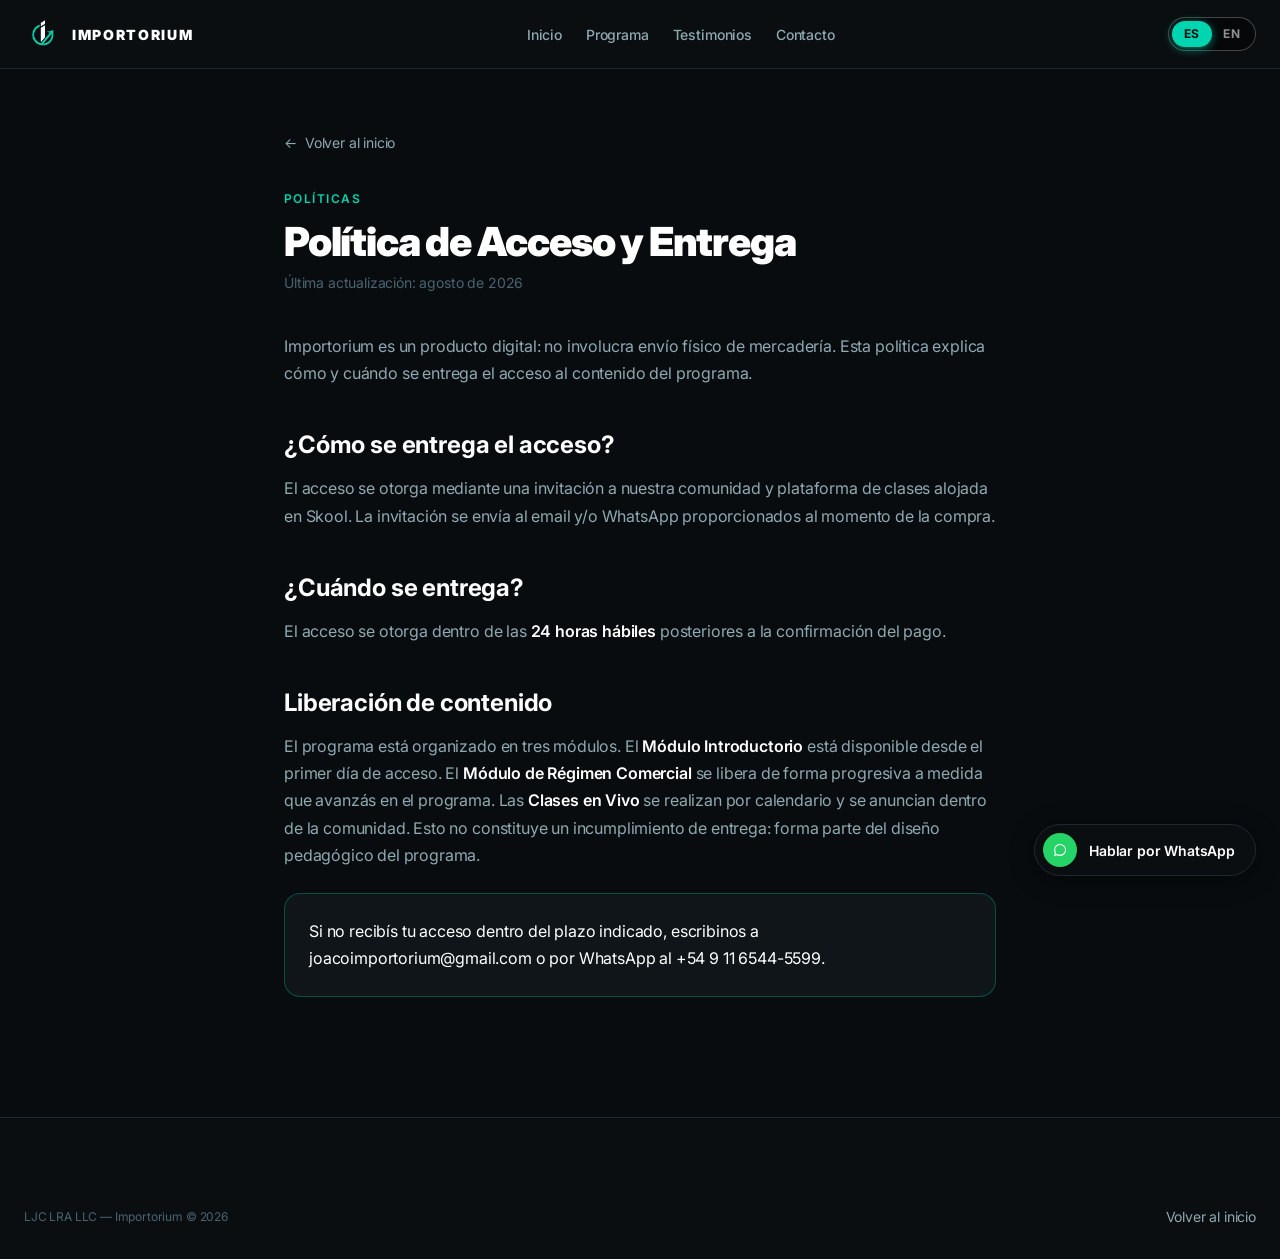
<file: politica-acceso-entrega.html>
<!DOCTYPE html>
<html lang="es">
<head>
  <meta charset="UTF-8">
  <meta name="viewport" content="width=device-width, initial-scale=1.0">
  <meta name="description" content="Política de Acceso y Entrega de Importorium." data-i18n-attr="content:meta.description.acceso">
  <title data-i18n="meta.title.acceso">Política de Acceso y Entrega | Importorium</title>

  <link rel="preconnect" href="https://fonts.googleapis.com">
  <link rel="preconnect" href="https://fonts.gstatic.com" crossorigin>
  <link href="https://fonts.googleapis.com/css2?family=Inter:wght@300;400;500;600;700;800;900&display=swap" rel="stylesheet">

  <link rel="stylesheet" href="css/reset.css">
  <link rel="stylesheet" href="css/tokens.css">
  <link rel="stylesheet" href="css/base.css">
  <link rel="stylesheet" href="css/navbar.css?v=2">
  <link rel="stylesheet" href="css/legal.css">
  <link rel="stylesheet" href="css/footer.css">
  <link rel="stylesheet" href="css/utilities.css">
  <link rel="stylesheet" href="css/whatsapp-float.css">

  <link rel="icon" type="image/png" href="assets/logo.png">
</head>
<body>

  <header class="navbar" id="navbar">
    <div class="container navbar__inner">
      <a href="index.html#inicio" class="navbar__logo">
        <img src="assets/logo.png" alt="Importorium Logo" class="navbar__logo-img">
        <span class="navbar__logo-text">IMPORTORIUM</span>
      </a>
      <nav class="navbar__nav" aria-label="Navegación principal" data-i18n-attr="aria-label:common.nav_aria">
        <ul class="navbar__links">
          <li><a href="index.html#inicio" class="navbar__link" data-i18n="common.nav.inicio">Inicio</a></li>
          <li><a href="index.html#programa" class="navbar__link" data-i18n="common.nav.programa">Programa</a></li>
          <li><a href="index.html#resenas" class="navbar__link" data-i18n="common.nav.testimonios">Testimonios</a></li>
          <li><a href="index.html#contacto" class="navbar__link" data-i18n="common.nav.contacto">Contacto</a></li>
        </ul>
      </nav>
      <div class="navbar__actions">
        <div class="lang-switch" role="group" aria-label="Seleccionar idioma" data-i18n-attr="aria-label:common.lang_group_aria">
          <span class="lang-switch__thumb" aria-hidden="true"></span>
          <button type="button" class="lang-switch__btn" data-lang="es">ES</button>
          <button type="button" class="lang-switch__btn" data-lang="en">EN</button>
        </div>
        <button class="navbar__hamburger" aria-label="Abrir menú" aria-expanded="false" data-i18n-attr="aria-label:common.hamburger_aria">
          <span></span><span></span><span></span>
        </button>
      </div>
    </div>
  </header>

  <main class="legal">
    <div class="legal__container">
      <a href="index.html#inicio" class="legal__back">← <span data-i18n="legal.back">Volver al inicio</span></a>
      <span class="legal__eyebrow" data-i18n="legal.eyebrow_politicas">Políticas</span>
      <h1 class="legal__title" data-i18n="acceso.h1">Política de Acceso y Entrega</h1>
      <p class="legal__updated" data-i18n="legal.updated">Última actualización: agosto de 2026</p>

      <div class="legal__body">
        <p data-i18n="acceso.p_intro">
          Importorium es un producto digital: no involucra envío físico de mercadería.
          Esta política explica cómo y cuándo se entrega el acceso al contenido del programa.
        </p>

        <h2 data-i18n="acceso.h2_como">¿Cómo se entrega el acceso?</h2>
        <p data-i18n="acceso.p_como">
          El acceso se otorga mediante una invitación a nuestra comunidad y plataforma de
          clases alojada en Skool. La invitación se envía al email y/o WhatsApp
          proporcionados al momento de la compra.
        </p>

        <h2 data-i18n="acceso.h2_cuando">¿Cuándo se entrega?</h2>
        <p data-i18n="acceso.p_cuando">
          El acceso se otorga dentro de las <strong>24 horas hábiles</strong> posteriores
          a la confirmación del pago.
        </p>

        <h2 data-i18n="acceso.h2_liberacion">Liberación de contenido</h2>
        <p data-i18n="acceso.p_liberacion">
          El programa está organizado en tres módulos. El <strong>Módulo Introductorio</strong>
          está disponible desde el primer día de acceso. El <strong>Módulo de Régimen
          Comercial</strong> se libera de forma progresiva a medida que avanzás en el
          programa. Las <strong>Clases en Vivo</strong> se realizan por calendario y se
          anuncian dentro de la comunidad. Esto no constituye un incumplimiento de entrega:
          forma parte del diseño pedagógico del programa.
        </p>

        <div class="legal__callout">
          <p data-i18n="acceso.callout">
            Si no recibís tu acceso dentro del plazo indicado, escribinos a
            <a href="mailto:joacoimportorium@gmail.com" class="hero__link">joacoimportorium@gmail.com</a>
            o por WhatsApp al
            <a href="https://wa.me/5491165445599" target="_blank" rel="noopener" class="hero__link">+54 9 11 6544-5599</a>.
          </p>
        </div>
      </div>
    </div>
  </main>

  <footer class="footer">
    <div class="container">
      <div class="footer__bottom">
        <span class="footer__legal-name"><span data-i18n="common.footer.placeholder_razon">LJC LRA LLC</span><span data-i18n="common.footer.copyright"> — Importorium © 2026</span></span>
        <a href="index.html#inicio" class="footer__link" data-i18n="common.footer.back_home">Volver al inicio</a>
      </div>
    </div>
  </footer>

  <a
    href="https://wa.me/5491165445599?text=Hola!%20Estoy%20interesado%20en%20aprender%20a%20importar"
    target="_blank"
    rel="noopener"
    class="whatsapp-float"
    aria-label="Hablar por WhatsApp"
    data-i18n-attr="aria-label:common.whatsapp_float"
  >
    <span class="whatsapp-float__icon" aria-hidden="true">
      <svg width="18" height="18" viewBox="0 0 24 24" fill="none"><path d="M17.6 6.32A7.85 7.85 0 0 0 12.05 4a7.94 7.94 0 0 0-6.9 11.9L4 20l4.2-1.1a7.9 7.9 0 0 0 3.85 1h.01a7.94 7.94 0 0 0 5.54-13.58ZM12.06 18.4h-.01a6.57 6.57 0 0 1-3.36-.92l-.24-.14-2.5.65.67-2.44-.16-.25a6.6 6.6 0 1 1 12.24-3.5 6.55 6.55 0 0 1-6.64 6.6Z" fill="currentColor"/></svg>
    </span>
    <span class="whatsapp-float__label" data-i18n="common.whatsapp_float">Hablar por WhatsApp</span>
  </a>

  <script src="js/i18n.js"></script>
  <script src="js/main.js"></script>
</body>
</html>
</file>
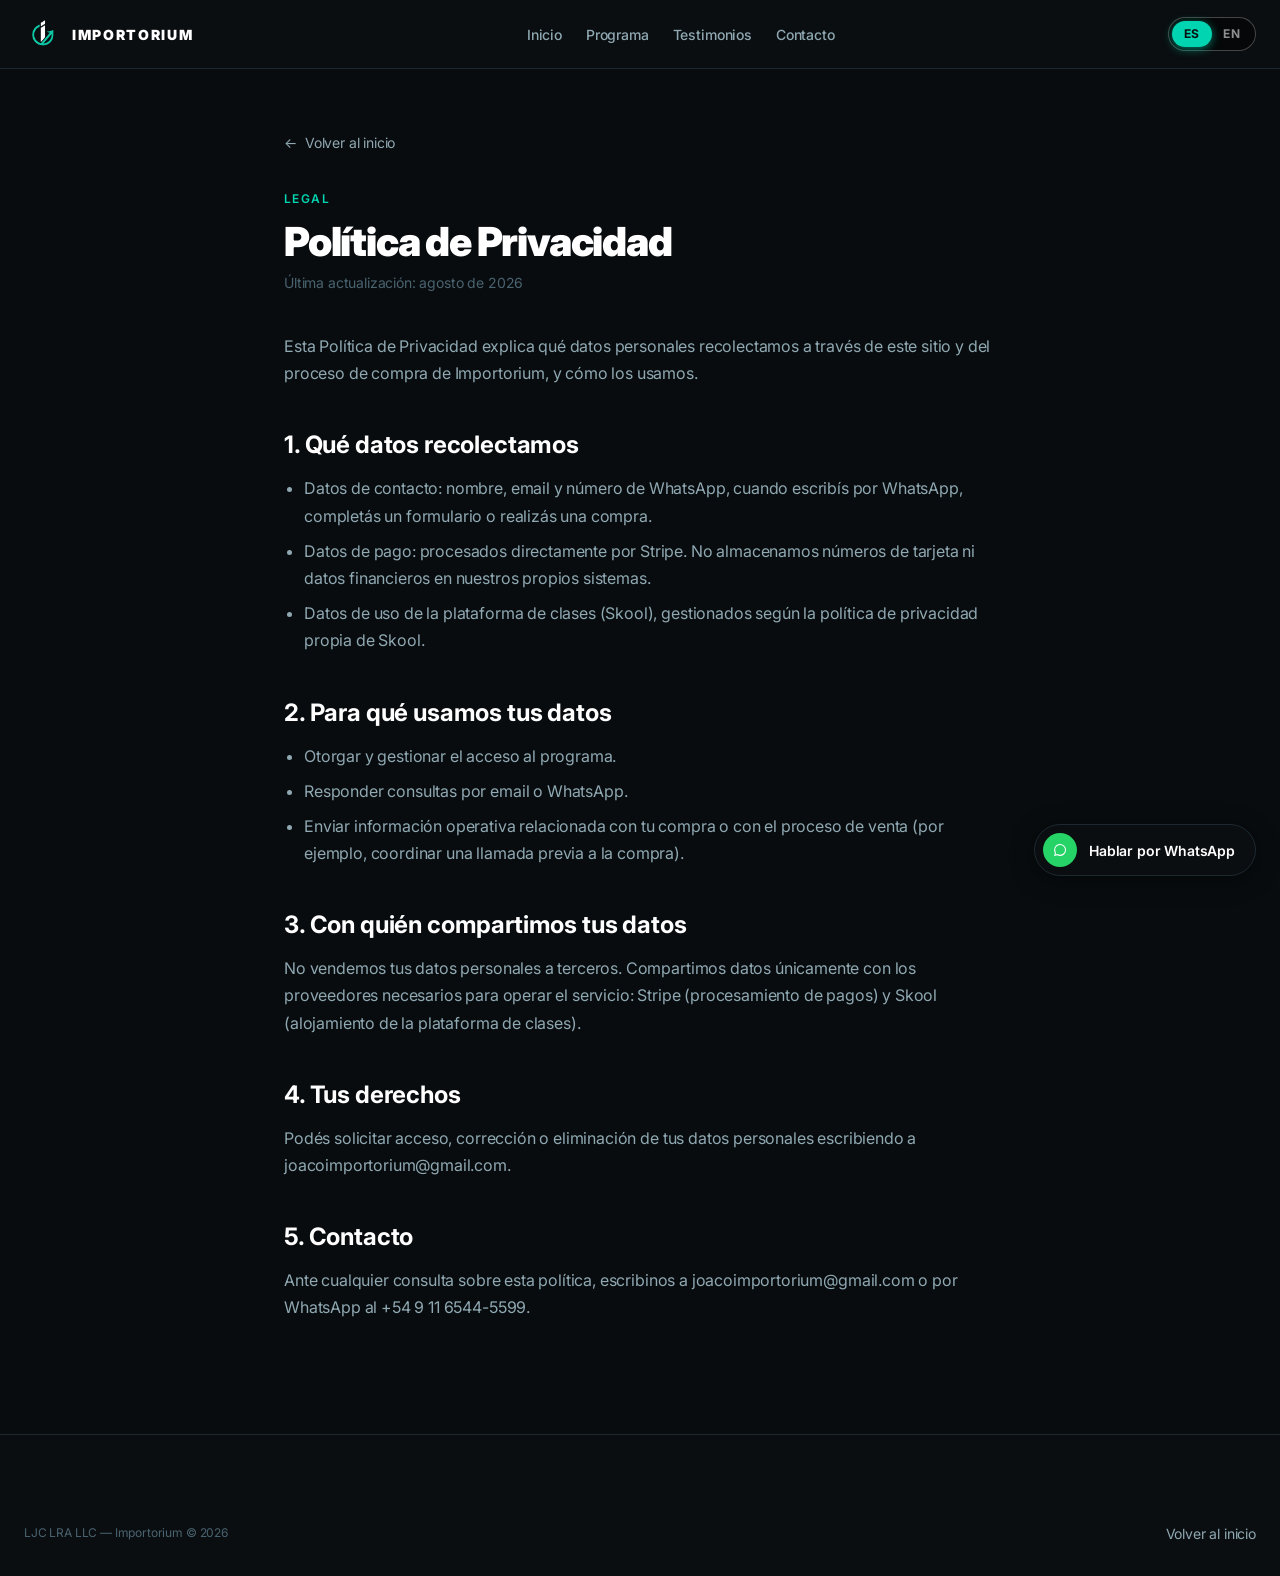
<file: politica-privacidad.html>
<!DOCTYPE html>
<html lang="es">
<head>
  <meta charset="UTF-8">
  <meta name="viewport" content="width=device-width, initial-scale=1.0">
  <meta name="description" content="Política de Privacidad de Importorium." data-i18n-attr="content:meta.description.privacidad">
  <title data-i18n="meta.title.privacidad">Política de Privacidad | Importorium</title>

  <link rel="preconnect" href="https://fonts.googleapis.com">
  <link rel="preconnect" href="https://fonts.gstatic.com" crossorigin>
  <link href="https://fonts.googleapis.com/css2?family=Inter:wght@300;400;500;600;700;800;900&display=swap" rel="stylesheet">

  <link rel="stylesheet" href="css/reset.css">
  <link rel="stylesheet" href="css/tokens.css">
  <link rel="stylesheet" href="css/base.css">
  <link rel="stylesheet" href="css/navbar.css?v=2">
  <link rel="stylesheet" href="css/legal.css">
  <link rel="stylesheet" href="css/footer.css">
  <link rel="stylesheet" href="css/utilities.css">
  <link rel="stylesheet" href="css/whatsapp-float.css">

  <link rel="icon" type="image/png" href="assets/logo.png">
</head>
<body>

  <header class="navbar" id="navbar">
    <div class="container navbar__inner">
      <a href="index.html#inicio" class="navbar__logo">
        <img src="assets/logo.png" alt="Importorium Logo" class="navbar__logo-img">
        <span class="navbar__logo-text">IMPORTORIUM</span>
      </a>
      <nav class="navbar__nav" aria-label="Navegación principal" data-i18n-attr="aria-label:common.nav_aria">
        <ul class="navbar__links">
          <li><a href="index.html#inicio" class="navbar__link" data-i18n="common.nav.inicio">Inicio</a></li>
          <li><a href="index.html#programa" class="navbar__link" data-i18n="common.nav.programa">Programa</a></li>
          <li><a href="index.html#resenas" class="navbar__link" data-i18n="common.nav.testimonios">Testimonios</a></li>
          <li><a href="index.html#contacto" class="navbar__link" data-i18n="common.nav.contacto">Contacto</a></li>
        </ul>
      </nav>
      <div class="navbar__actions">
        <div class="lang-switch" role="group" aria-label="Seleccionar idioma" data-i18n-attr="aria-label:common.lang_group_aria">
          <span class="lang-switch__thumb" aria-hidden="true"></span>
          <button type="button" class="lang-switch__btn" data-lang="es">ES</button>
          <button type="button" class="lang-switch__btn" data-lang="en">EN</button>
        </div>
        <button class="navbar__hamburger" aria-label="Abrir menú" aria-expanded="false" data-i18n-attr="aria-label:common.hamburger_aria">
          <span></span><span></span><span></span>
        </button>
      </div>
    </div>
  </header>

  <main class="legal">
    <div class="legal__container">
      <a href="index.html#inicio" class="legal__back">← <span data-i18n="legal.back">Volver al inicio</span></a>
      <span class="legal__eyebrow" data-i18n="legal.eyebrow_legal">Legal</span>
      <h1 class="legal__title" data-i18n="privacidad.h1">Política de Privacidad</h1>
      <p class="legal__updated" data-i18n="legal.updated">Última actualización: agosto de 2026</p>

      <div class="legal__body">
        <p data-i18n="privacidad.intro">
          Esta Política de Privacidad explica qué datos personales recolectamos a través
          de este sitio y del proceso de compra de Importorium, y cómo los usamos.
        </p>

        <h2 data-i18n="privacidad.h2_1">1. Qué datos recolectamos</h2>
        <ul>
          <li data-i18n="privacidad.li1_1">Datos de contacto: nombre, email y número de WhatsApp, cuando escribís por
            WhatsApp, completás un formulario o realizás una compra.</li>
          <li data-i18n="privacidad.li1_2">Datos de pago: procesados directamente por Stripe. No almacenamos números
            de tarjeta ni datos financieros en nuestros propios sistemas.</li>
          <li data-i18n="privacidad.li1_3">Datos de uso de la plataforma de clases (Skool), gestionados según la
            política de privacidad propia de Skool.</li>
        </ul>

        <h2 data-i18n="privacidad.h2_2">2. Para qué usamos tus datos</h2>
        <ul>
          <li data-i18n="privacidad.li2_1">Otorgar y gestionar el acceso al programa.</li>
          <li data-i18n="privacidad.li2_2">Responder consultas por email o WhatsApp.</li>
          <li data-i18n="privacidad.li2_3">Enviar información operativa relacionada con tu compra o con el proceso de
            venta (por ejemplo, coordinar una llamada previa a la compra).</li>
        </ul>

        <h2 data-i18n="privacidad.h2_3">3. Con quién compartimos tus datos</h2>
        <p data-i18n="privacidad.p3">
          No vendemos tus datos personales a terceros. Compartimos datos únicamente con
          los proveedores necesarios para operar el servicio: Stripe (procesamiento de
          pagos) y Skool (alojamiento de la plataforma de clases).
        </p>

        <h2 data-i18n="privacidad.h2_4">4. Tus derechos</h2>
        <p data-i18n="privacidad.p4">
          Podés solicitar acceso, corrección o eliminación de tus datos personales
          escribiendo a
          <a href="mailto:joacoimportorium@gmail.com" class="hero__link">joacoimportorium@gmail.com</a>.
        </p>

        <h2 data-i18n="privacidad.h2_5">5. Contacto</h2>
        <p data-i18n="privacidad.p5">
          Ante cualquier consulta sobre esta política, escribinos a
          <a href="mailto:joacoimportorium@gmail.com" class="hero__link">joacoimportorium@gmail.com</a>
          o por WhatsApp al
          <a href="https://wa.me/5491165445599" target="_blank" rel="noopener" class="hero__link">+54 9 11 6544-5599</a>.
        </p>
      </div>
    </div>
  </main>

  <footer class="footer">
    <div class="container">
      <div class="footer__bottom">
        <span class="footer__legal-name"><span data-i18n="common.footer.placeholder_razon">LJC LRA LLC</span><span data-i18n="common.footer.copyright"> — Importorium © 2026</span></span>
        <a href="index.html#inicio" class="footer__link" data-i18n="common.footer.back_home">Volver al inicio</a>
      </div>
    </div>
  </footer>

  <a
    href="https://wa.me/5491165445599?text=Hola!%20Estoy%20interesado%20en%20aprender%20a%20importar"
    target="_blank"
    rel="noopener"
    class="whatsapp-float"
    aria-label="Hablar por WhatsApp"
    data-i18n-attr="aria-label:common.whatsapp_float"
  >
    <span class="whatsapp-float__icon" aria-hidden="true">
      <svg width="18" height="18" viewBox="0 0 24 24" fill="none"><path d="M17.6 6.32A7.85 7.85 0 0 0 12.05 4a7.94 7.94 0 0 0-6.9 11.9L4 20l4.2-1.1a7.9 7.9 0 0 0 3.85 1h.01a7.94 7.94 0 0 0 5.54-13.58ZM12.06 18.4h-.01a6.57 6.57 0 0 1-3.36-.92l-.24-.14-2.5.65.67-2.44-.16-.25a6.6 6.6 0 1 1 12.24-3.5 6.55 6.55 0 0 1-6.64 6.6Z" fill="currentColor"/></svg>
    </span>
    <span class="whatsapp-float__label" data-i18n="common.whatsapp_float">Hablar por WhatsApp</span>
  </a>

  <script src="js/i18n.js"></script>
  <script src="js/main.js"></script>
</body>
</html>
</file>
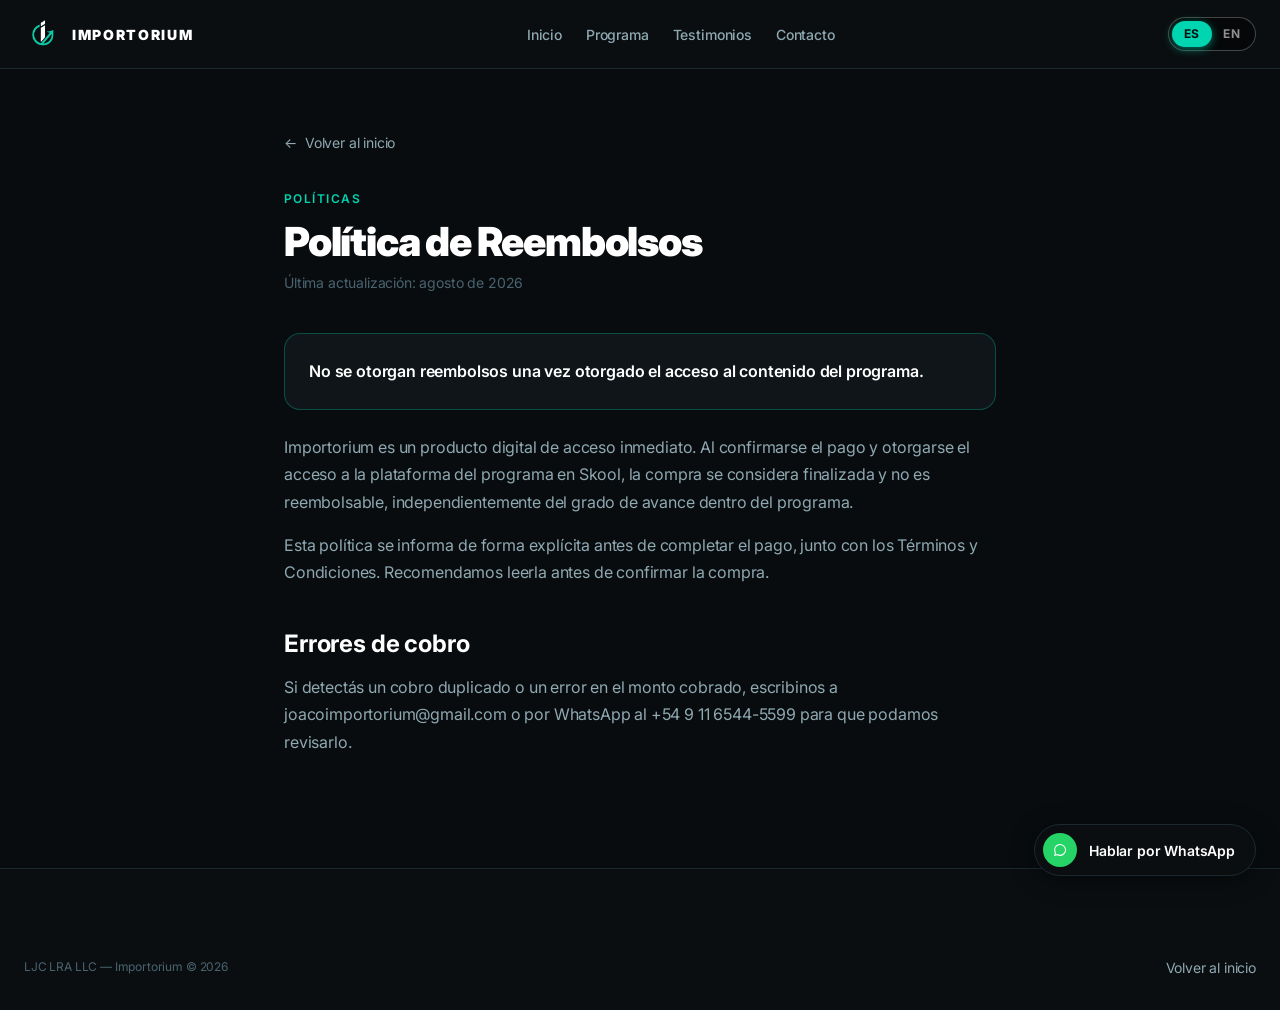
<file: politica-reembolsos.html>
<!DOCTYPE html>
<html lang="es">
<head>
  <meta charset="UTF-8">
  <meta name="viewport" content="width=device-width, initial-scale=1.0">
  <meta name="description" content="Política de Reembolsos de Importorium." data-i18n-attr="content:meta.description.reembolsos">
  <title data-i18n="meta.title.reembolsos">Política de Reembolsos | Importorium</title>

  <link rel="preconnect" href="https://fonts.googleapis.com">
  <link rel="preconnect" href="https://fonts.gstatic.com" crossorigin>
  <link href="https://fonts.googleapis.com/css2?family=Inter:wght@300;400;500;600;700;800;900&display=swap" rel="stylesheet">

  <link rel="stylesheet" href="css/reset.css">
  <link rel="stylesheet" href="css/tokens.css">
  <link rel="stylesheet" href="css/base.css">
  <link rel="stylesheet" href="css/navbar.css?v=2">
  <link rel="stylesheet" href="css/legal.css">
  <link rel="stylesheet" href="css/footer.css">
  <link rel="stylesheet" href="css/utilities.css">
  <link rel="stylesheet" href="css/whatsapp-float.css">

  <link rel="icon" type="image/png" href="assets/logo.png">
</head>
<body>

  <header class="navbar" id="navbar">
    <div class="container navbar__inner">
      <a href="index.html#inicio" class="navbar__logo">
        <img src="assets/logo.png" alt="Importorium Logo" class="navbar__logo-img">
        <span class="navbar__logo-text">IMPORTORIUM</span>
      </a>
      <nav class="navbar__nav" aria-label="Navegación principal" data-i18n-attr="aria-label:common.nav_aria">
        <ul class="navbar__links">
          <li><a href="index.html#inicio" class="navbar__link" data-i18n="common.nav.inicio">Inicio</a></li>
          <li><a href="index.html#programa" class="navbar__link" data-i18n="common.nav.programa">Programa</a></li>
          <li><a href="index.html#resenas" class="navbar__link" data-i18n="common.nav.testimonios">Testimonios</a></li>
          <li><a href="index.html#contacto" class="navbar__link" data-i18n="common.nav.contacto">Contacto</a></li>
        </ul>
      </nav>
      <div class="navbar__actions">
        <div class="lang-switch" role="group" aria-label="Seleccionar idioma" data-i18n-attr="aria-label:common.lang_group_aria">
          <span class="lang-switch__thumb" aria-hidden="true"></span>
          <button type="button" class="lang-switch__btn" data-lang="es">ES</button>
          <button type="button" class="lang-switch__btn" data-lang="en">EN</button>
        </div>
        <button class="navbar__hamburger" aria-label="Abrir menú" aria-expanded="false" data-i18n-attr="aria-label:common.hamburger_aria">
          <span></span><span></span><span></span>
        </button>
      </div>
    </div>
  </header>

  <main class="legal">
    <div class="legal__container">
      <a href="index.html#inicio" class="legal__back">← <span data-i18n="legal.back">Volver al inicio</span></a>
      <span class="legal__eyebrow" data-i18n="legal.eyebrow_politicas">Políticas</span>
      <h1 class="legal__title" data-i18n="reembolsos.h1">Política de Reembolsos</h1>
      <p class="legal__updated" data-i18n="legal.updated">Última actualización: agosto de 2026</p>

      <div class="legal__body">
        <div class="legal__callout">
          <p>
            <strong data-i18n="reembolsos.callout">No se otorgan reembolsos una vez otorgado el acceso al contenido
            del programa.</strong>
          </p>
        </div>

        <p data-i18n="reembolsos.p1">
          Importorium es un producto digital de acceso inmediato. Al confirmarse el pago
          y otorgarse el acceso a la plataforma del programa en Skool, la compra se considera
          finalizada y no es reembolsable, independientemente del grado de avance dentro
          del programa.
        </p>

        <p data-i18n="reembolsos.p2">
          Esta política se informa de forma explícita antes de completar el pago, junto
          con los <a href="terminos-y-condiciones.html" class="hero__link">Términos y Condiciones</a>.
          Recomendamos leerla antes de confirmar la compra.
        </p>

        <h2 data-i18n="reembolsos.h2_errores">Errores de cobro</h2>
        <p data-i18n="reembolsos.p_errores">
          Si detectás un cobro duplicado o un error en el monto cobrado, escribinos a
          <a href="mailto:joacoimportorium@gmail.com" class="hero__link">joacoimportorium@gmail.com</a>
          o por WhatsApp al
          <a href="https://wa.me/5491165445599" target="_blank" rel="noopener" class="hero__link">+54 9 11 6544-5599</a>
          para que podamos revisarlo.
        </p>
      </div>
    </div>
  </main>

  <footer class="footer">
    <div class="container">
      <div class="footer__bottom">
        <span class="footer__legal-name"><span data-i18n="common.footer.placeholder_razon">LJC LRA LLC</span><span data-i18n="common.footer.copyright"> — Importorium © 2026</span></span>
        <a href="index.html#inicio" class="footer__link" data-i18n="common.footer.back_home">Volver al inicio</a>
      </div>
    </div>
  </footer>

  <a
    href="https://wa.me/5491165445599?text=Hola!%20Estoy%20interesado%20en%20aprender%20a%20importar"
    target="_blank"
    rel="noopener"
    class="whatsapp-float"
    aria-label="Hablar por WhatsApp"
    data-i18n-attr="aria-label:common.whatsapp_float"
  >
    <span class="whatsapp-float__icon" aria-hidden="true">
      <svg width="18" height="18" viewBox="0 0 24 24" fill="none"><path d="M17.6 6.32A7.85 7.85 0 0 0 12.05 4a7.94 7.94 0 0 0-6.9 11.9L4 20l4.2-1.1a7.9 7.9 0 0 0 3.85 1h.01a7.94 7.94 0 0 0 5.54-13.58ZM12.06 18.4h-.01a6.57 6.57 0 0 1-3.36-.92l-.24-.14-2.5.65.67-2.44-.16-.25a6.6 6.6 0 1 1 12.24-3.5 6.55 6.55 0 0 1-6.64 6.6Z" fill="currentColor"/></svg>
    </span>
    <span class="whatsapp-float__label" data-i18n="common.whatsapp_float">Hablar por WhatsApp</span>
  </a>

  <script src="js/i18n.js"></script>
  <script src="js/main.js"></script>
</body>
</html>
</file>
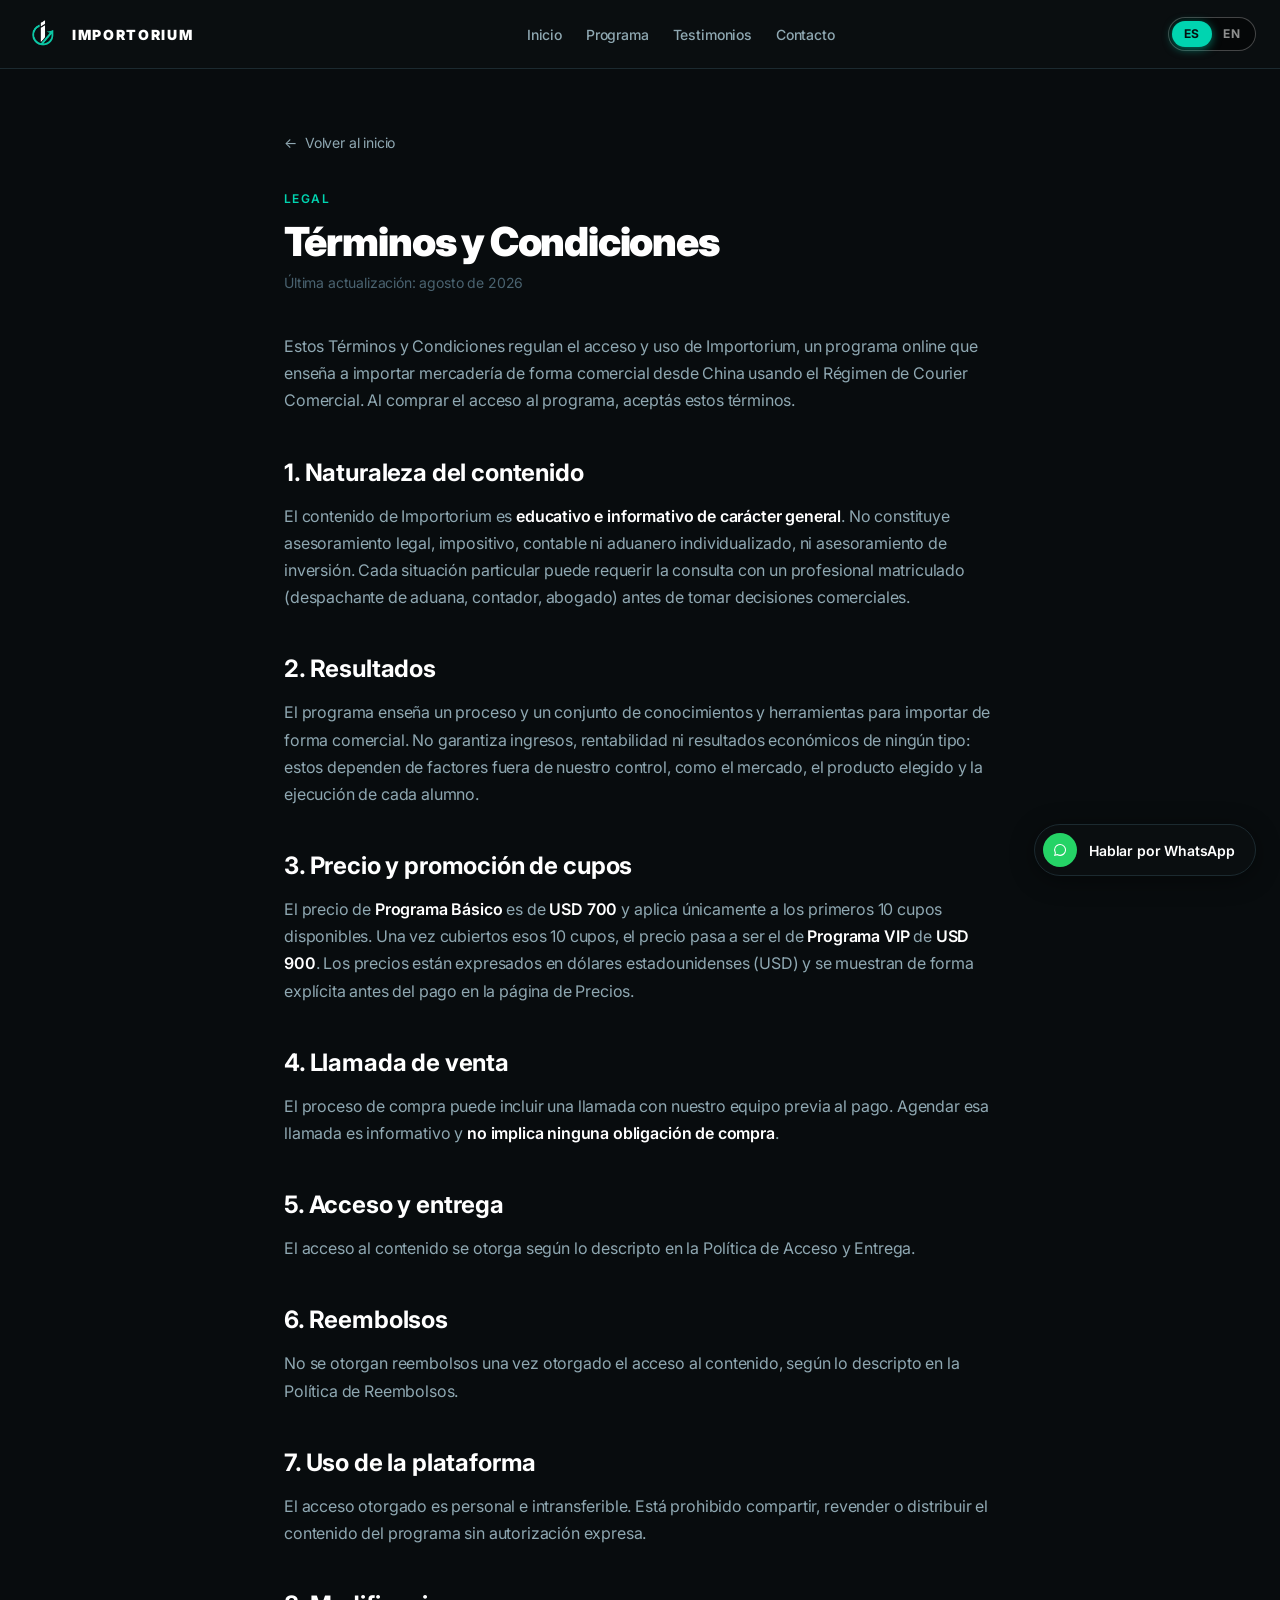
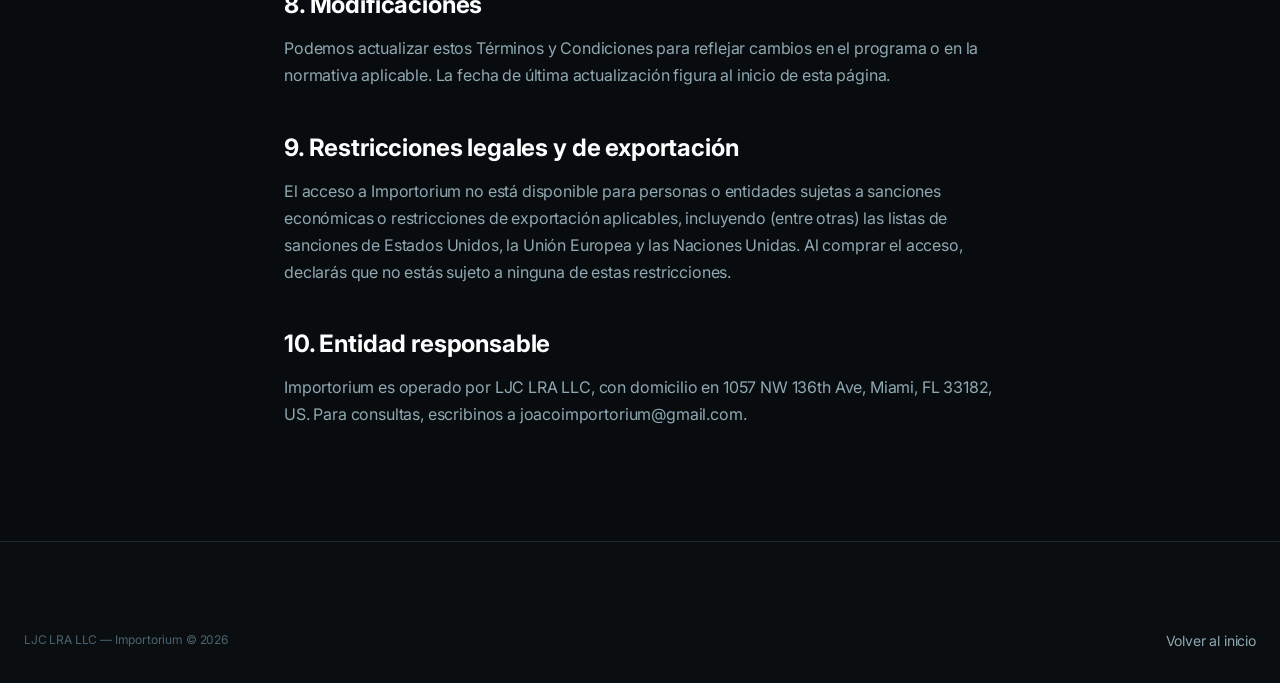
<file: terminos-y-condiciones.html>
<!DOCTYPE html>
<html lang="es">
<head>
  <meta charset="UTF-8">
  <meta name="viewport" content="width=device-width, initial-scale=1.0">
  <meta name="description" content="Términos y Condiciones de Importorium." data-i18n-attr="content:meta.description.terminos">
  <title data-i18n="meta.title.terminos">Términos y Condiciones | Importorium</title>

  <link rel="preconnect" href="https://fonts.googleapis.com">
  <link rel="preconnect" href="https://fonts.gstatic.com" crossorigin>
  <link href="https://fonts.googleapis.com/css2?family=Inter:wght@300;400;500;600;700;800;900&display=swap" rel="stylesheet">

  <link rel="stylesheet" href="css/reset.css">
  <link rel="stylesheet" href="css/tokens.css">
  <link rel="stylesheet" href="css/base.css">
  <link rel="stylesheet" href="css/navbar.css?v=2">
  <link rel="stylesheet" href="css/legal.css">
  <link rel="stylesheet" href="css/footer.css">
  <link rel="stylesheet" href="css/utilities.css">
  <link rel="stylesheet" href="css/whatsapp-float.css">

  <link rel="icon" type="image/png" href="assets/logo.png">
</head>
<body>

  <header class="navbar" id="navbar">
    <div class="container navbar__inner">
      <a href="index.html#inicio" class="navbar__logo">
        <img src="assets/logo.png" alt="Importorium Logo" class="navbar__logo-img">
        <span class="navbar__logo-text">IMPORTORIUM</span>
      </a>
      <nav class="navbar__nav" aria-label="Navegación principal" data-i18n-attr="aria-label:common.nav_aria">
        <ul class="navbar__links">
          <li><a href="index.html#inicio" class="navbar__link" data-i18n="common.nav.inicio">Inicio</a></li>
          <li><a href="index.html#programa" class="navbar__link" data-i18n="common.nav.programa">Programa</a></li>
          <li><a href="index.html#resenas" class="navbar__link" data-i18n="common.nav.testimonios">Testimonios</a></li>
          <li><a href="index.html#contacto" class="navbar__link" data-i18n="common.nav.contacto">Contacto</a></li>
        </ul>
      </nav>
      <div class="navbar__actions">
        <div class="lang-switch" role="group" aria-label="Seleccionar idioma" data-i18n-attr="aria-label:common.lang_group_aria">
          <span class="lang-switch__thumb" aria-hidden="true"></span>
          <button type="button" class="lang-switch__btn" data-lang="es">ES</button>
          <button type="button" class="lang-switch__btn" data-lang="en">EN</button>
        </div>
        <button class="navbar__hamburger" aria-label="Abrir menú" aria-expanded="false" data-i18n-attr="aria-label:common.hamburger_aria">
          <span></span><span></span><span></span>
        </button>
      </div>
    </div>
  </header>

  <main class="legal">
    <div class="legal__container">
      <a href="index.html#inicio" class="legal__back">← <span data-i18n="legal.back">Volver al inicio</span></a>
      <span class="legal__eyebrow" data-i18n="legal.eyebrow_legal">Legal</span>
      <h1 class="legal__title" data-i18n="terminos.h1">Términos y Condiciones</h1>
      <p class="legal__updated" data-i18n="legal.updated">Última actualización: agosto de 2026</p>

      <div class="legal__body">
        <p data-i18n="terminos.intro">
          Estos Términos y Condiciones regulan el acceso y uso de Importorium, un programa
          online que enseña a importar mercadería de forma comercial desde China usando
          el Régimen de Courier Comercial. Al comprar el acceso al programa, aceptás estos
          términos.
        </p>

        <h2 data-i18n="terminos.h2_1">1. Naturaleza del contenido</h2>
        <p data-i18n="terminos.p1">
          El contenido de Importorium es <strong>educativo e informativo de carácter
          general</strong>. No constituye asesoramiento legal, impositivo, contable ni
          aduanero individualizado, ni asesoramiento de inversión. Cada situación
          particular puede requerir la consulta con un profesional matriculado
          (despachante de aduana, contador, abogado) antes de tomar decisiones
          comerciales.
        </p>

        <h2 data-i18n="terminos.h2_2">2. Resultados</h2>
        <p data-i18n="terminos.p2">
          El programa enseña un proceso y un conjunto de conocimientos y herramientas para
          importar de forma comercial. No garantiza ingresos, rentabilidad ni resultados
          económicos de ningún tipo: estos dependen de factores fuera de nuestro control,
          como el mercado, el producto elegido y la ejecución de cada alumno.
        </p>

        <h2 data-i18n="terminos.h2_3">3. Precio y promoción de cupos</h2>
        <p data-i18n="terminos.p3">
          El precio de <strong>Programa Básico</strong> es de <strong>USD 700</strong> y
          aplica únicamente a los primeros 10 cupos disponibles. Una vez cubiertos esos 10
          cupos, el precio pasa a ser el de <strong>Programa VIP</strong> de <strong>USD 900</strong>.
          Los precios están expresados en
          dólares estadounidenses (USD) y se muestran de forma explícita antes del pago
          en la página de <a href="index.html#precios" class="hero__link">Precios</a>.
        </p>

        <h2 data-i18n="terminos.h2_4">4. Llamada de venta</h2>
        <p data-i18n="terminos.p4">
          El proceso de compra puede incluir una llamada con nuestro equipo previa al
          pago. Agendar esa llamada es informativo y <strong>no implica ninguna
          obligación de compra</strong>.
        </p>

        <h2 data-i18n="terminos.h2_5">5. Acceso y entrega</h2>
        <p data-i18n="terminos.p5">
          El acceso al contenido se otorga según lo descripto en la
          <a href="politica-acceso-entrega.html" class="hero__link">Política de Acceso y Entrega</a>.
        </p>

        <h2 data-i18n="terminos.h2_6">6. Reembolsos</h2>
        <p data-i18n="terminos.p6">
          No se otorgan reembolsos una vez otorgado el acceso al contenido, según lo
          descripto en la <a href="politica-reembolsos.html" class="hero__link">Política de Reembolsos</a>.
        </p>

        <h2 data-i18n="terminos.h2_7">7. Uso de la plataforma</h2>
        <p data-i18n="terminos.p7">
          El acceso otorgado es personal e intransferible. Está prohibido compartir,
          revender o distribuir el contenido del programa sin autorización expresa.
        </p>

        <h2 data-i18n="terminos.h2_8">8. Modificaciones</h2>
        <p data-i18n="terminos.p8">
          Podemos actualizar estos Términos y Condiciones para reflejar cambios en el
          programa o en la normativa aplicable. La fecha de última actualización figura al
          inicio de esta página.
        </p>

        <h2 data-i18n="terminos.h2_9">9. Restricciones legales y de exportación</h2>
        <p data-i18n="terminos.p9">
          El acceso a Importorium no está disponible para personas o entidades sujetas a
          sanciones económicas o restricciones de exportación aplicables, incluyendo
          (entre otras) las listas de sanciones de Estados Unidos, la Unión Europea y las
          Naciones Unidas. Al comprar el acceso, declarás que no estás sujeto a ninguna de
          estas restricciones.
        </p>

        <h2 data-i18n="terminos.h2_10">10. Entidad responsable</h2>
        <p>
          <span data-i18n="terminos.p10_pre">Importorium es operado por</span>
          <span data-i18n="terminos.p10_razon">LJC LRA LLC</span>,
          <span data-i18n="terminos.p10_mid">con domicilio en</span>
          <span data-i18n="terminos.p10_dir">1057 NW 136th Ave, Miami, FL 33182, US</span>.
          <span data-i18n="terminos.p10_post">Para consultas, escribinos a
          <a href="mailto:joacoimportorium@gmail.com" class="hero__link">joacoimportorium@gmail.com</a>.</span>
        </p>
      </div>
    </div>
  </main>

  <footer class="footer">
    <div class="container">
      <div class="footer__bottom">
        <span class="footer__legal-name"><span data-i18n="common.footer.placeholder_razon">LJC LRA LLC</span><span data-i18n="common.footer.copyright"> — Importorium © 2026</span></span>
        <a href="index.html#inicio" class="footer__link" data-i18n="common.footer.back_home">Volver al inicio</a>
      </div>
    </div>
  </footer>

  <a
    href="https://wa.me/5491165445599?text=Hola!%20Estoy%20interesado%20en%20aprender%20a%20importar"
    target="_blank"
    rel="noopener"
    class="whatsapp-float"
    aria-label="Hablar por WhatsApp"
    data-i18n-attr="aria-label:common.whatsapp_float"
  >
    <span class="whatsapp-float__icon" aria-hidden="true">
      <svg width="18" height="18" viewBox="0 0 24 24" fill="none"><path d="M17.6 6.32A7.85 7.85 0 0 0 12.05 4a7.94 7.94 0 0 0-6.9 11.9L4 20l4.2-1.1a7.9 7.9 0 0 0 3.85 1h.01a7.94 7.94 0 0 0 5.54-13.58ZM12.06 18.4h-.01a6.57 6.57 0 0 1-3.36-.92l-.24-.14-2.5.65.67-2.44-.16-.25a6.6 6.6 0 1 1 12.24-3.5 6.55 6.55 0 0 1-6.64 6.6Z" fill="currentColor"/></svg>
    </span>
    <span class="whatsapp-float__label" data-i18n="common.whatsapp_float">Hablar por WhatsApp</span>
  </a>

  <script src="js/i18n.js"></script>
  <script src="js/main.js"></script>
</body>
</html>
</file>
<file: css/tokens.css>
:root {
  /* Backgrounds */
  --color-bg-base:       #080C0E;
  --color-bg-card:       #0F1518;
  --color-bg-card-alt:   #131A1E;
  --color-bg-nav:        #0A0E10;

  /* Brand / Accent */
  --color-accent:        #00D4B0;
  --color-accent-hover:  #00BFA0;
  --color-accent-glow:   rgba(0, 212, 176, 0.15);

  /* Texto */
  --color-text-primary:  #FFFFFF;
  --color-text-secondary:#8FA8B2;
  --color-text-muted:    #4A6370;

  /* Bordes */
  --color-border:        #1C2A30;
  --color-border-accent: rgba(0, 212, 176, 0.3);

  /* Estados */
  --color-star:          #00D4B0;

  /* Gradientes */
  --gradient-hero-overlay: linear-gradient(
    to right,
    rgba(8, 12, 14, 1) 0%,
    rgba(8, 12, 14, 0.85) 40%,
    rgba(8, 12, 14, 0) 70%
  );
  --gradient-glow-teal: radial-gradient(
    ellipse at center,
    rgba(0, 212, 176, 0.12) 0%,
    transparent 70%
  );

  /* Typography */
  --font-family-base: 'Inter', -apple-system, BlinkMacSystemFont, sans-serif;

  --text-xs:    0.75rem;
  --text-sm:    0.875rem;
  --text-base:  1rem;
  --text-md:    1.125rem;
  --text-lg:    1.25rem;
  --text-xl:    1.5rem;
  --text-2xl:   2rem;
  --text-3xl:   2.5rem;
  --text-4xl:   3rem;
  --text-5xl:   3.75rem;
  --text-hero:  4.25rem;

  --font-regular:    400;
  --font-medium:     500;
  --font-semibold:   600;
  --font-bold:       700;
  --font-extrabold:  800;
  --font-black:      900;

  --lh-tight:   1.1;
  --lh-snug:    1.25;
  --lh-normal:  1.5;
  --lh-relaxed: 1.7;

  --ls-tight:   -0.03em;
  --ls-normal:  -0.01em;
  --ls-wide:    0.05em;
  --ls-widest:  0.12em;

  /* Spacing (8px system) */
  --space-1:   0.25rem;
  --space-2:   0.5rem;
  --space-3:   0.75rem;
  --space-4:   1rem;
  --space-5:   1.25rem;
  --space-6:   1.5rem;
  --space-8:   2rem;
  --space-10:  2.5rem;
  --space-12:  3rem;
  --space-16:  4rem;
  --space-20:  5rem;
  --space-24:  6rem;

  /* Border radius */
  --radius-sm:   6px;
  --radius-md:   10px;
  --radius-lg:   16px;
  --radius-xl:   24px;
  --radius-full: 9999px;

  /* Shadows */
  --shadow-card: 0 4px 24px rgba(0, 0, 0, 0.4);
  --shadow-accent: 0 0 24px rgba(0, 212, 176, 0.25);
  --shadow-btn:  0 4px 20px rgba(0, 212, 176, 0.35);

  /* Container */
  --container-max: 1280px;
  --container-padding: 1.5rem;
}
</file>
<file: css/base.css>
body {
  font-family: var(--font-family-base);
  background-color: var(--color-bg-base);
  color: var(--color-text-primary);
  font-size: var(--text-base);
  line-height: var(--lh-normal);
  letter-spacing: var(--ls-normal);
}

.container {
  width: 100%;
  max-width: var(--container-max);
  margin-inline: auto;
  padding-inline: var(--container-padding);
}

/* Buttons */
.btn {
  display: inline-flex;
  align-items: center;
  gap: var(--space-2);
  font-family: var(--font-family-base);
  font-weight: var(--font-semibold);
  border-radius: var(--radius-md);
  cursor: pointer;
  transition: all 0.2s ease;
  white-space: nowrap;
  letter-spacing: var(--ls-normal);
  border: none;
}

.btn--sm {
  padding: var(--space-2) var(--space-4);
  font-size: var(--text-sm);
  border-radius: var(--radius-md);
}

.btn--lg {
  padding: 0.875rem var(--space-8);
  font-size: var(--text-base);
  border-radius: var(--radius-md);
}

.btn--primary {
  background-color: var(--color-accent);
  color: #051010;
  box-shadow: var(--shadow-btn);
}

.btn--primary:hover {
  background-color: var(--color-accent-hover);
  box-shadow: 0 6px 28px rgba(0, 212, 176, 0.45);
  transform: translateY(-1px);
}

.btn--primary:active {
  transform: translateY(0);
}

.btn--ghost {
  background-color: transparent;
  color: var(--color-text-primary);
  border: none;
}

.btn--ghost:hover {
  color: var(--color-accent);
}

.btn svg {
  flex-shrink: 0;
}

/* Scroll animations */
[data-animate] {
  opacity: 0;
  transform: translateY(20px);
  transition: opacity 0.6s ease, transform 0.6s ease;
}

[data-animate].is-visible {
  opacity: 1;
  transform: translateY(0);
}

[data-animate]:nth-child(1) { transition-delay: 0ms; }
[data-animate]:nth-child(2) { transition-delay: 80ms; }
[data-animate]:nth-child(3) { transition-delay: 160ms; }
[data-animate]:nth-child(4) { transition-delay: 240ms; }

@media (prefers-reduced-motion: reduce) {
  [data-animate] {
    opacity: 1;
    transform: none;
    transition: none;
  }
}
</file>
<file: css/navbar.css>
.navbar {
  position: fixed;
  top: 0;
  left: 0;
  right: 0;
  z-index: 100;
  background-color: var(--color-bg-nav);
  border-bottom: 1px solid var(--color-border);
  transition: background-color 0.3s ease, box-shadow 0.3s ease;
}

.navbar--scrolled {
  background-color: rgba(8, 12, 14, 0.95);
  backdrop-filter: blur(12px);
  -webkit-backdrop-filter: blur(12px);
  box-shadow: 0 4px 30px rgba(0, 0, 0, 0.5);
}

.navbar__inner {
  display: flex;
  align-items: center;
  justify-content: space-between;
  height: 68px;
  gap: var(--space-8);
}

.navbar__logo {
  display: flex;
  align-items: center;
  gap: var(--space-3);
  flex-shrink: 0;
  text-decoration: none;
}

.navbar__logo-img {
  width: 36px;
  height: 36px;
}

.navbar__logo-text {
  font-size: var(--text-sm);
  font-weight: var(--font-black);
  letter-spacing: var(--ls-widest);
  color: var(--color-text-primary);
  text-transform: uppercase;
}

.navbar__nav {
  display: flex;
  flex: 1;
  justify-content: center;
}

.navbar__links {
  display: flex;
  align-items: center;
  gap: var(--space-6);
}

.navbar__link {
  font-size: var(--text-sm);
  font-weight: var(--font-medium);
  color: var(--color-text-secondary);
  text-decoration: none;
  transition: color 0.2s ease;
  padding-block: var(--space-2);
  position: relative;
}

.navbar__link:hover {
  color: var(--color-text-primary);
}

.navbar__link--active {
  color: var(--color-accent);
}

.navbar__link--active::after {
  content: '';
  position: absolute;
  bottom: -4px;
  left: 0;
  right: 0;
  height: 2px;
  background: var(--color-accent);
  border-radius: var(--radius-full);
}

.navbar__actions {
  display: flex;
  align-items: center;
  gap: var(--space-4);
  flex-shrink: 0;
}

.navbar__login {
  font-size: var(--text-sm);
  font-weight: var(--font-medium);
  color: var(--color-text-secondary);
  transition: color 0.2s ease;
}

.navbar__login:hover {
  color: var(--color-text-primary);
}

.lang-switch {
  position: relative;
  display: flex;
  align-items: center;
  width: 88px;
  height: 34px;
  background-color: #050708;
  border: 1px solid rgba(255, 255, 255, 0.25);
  border-radius: var(--radius-full);
  padding: 3px;
  flex-shrink: 0;
  isolation: isolate;
}

.lang-switch__thumb {
  position: absolute;
  top: 3px;
  left: 3px;
  width: calc(50% - 3px);
  height: calc(100% - 6px);
  background-color: var(--color-accent);
  border-radius: var(--radius-full);
  box-shadow: 0 2px 10px rgba(0, 212, 176, 0.55);
  transition: transform 0.25s cubic-bezier(0.4, 0, 0.2, 1);
  z-index: 0;
  pointer-events: none;
}

.lang-switch--en .lang-switch__thumb {
  transform: translateX(100%);
}

.lang-switch__btn {
  position: relative;
  z-index: 1;
  flex: 1;
  display: flex;
  align-items: center;
  justify-content: center;
  height: 100%;
  font-size: var(--text-xs);
  font-weight: var(--font-bold);
  letter-spacing: var(--ls-wide);
  color: rgba(255, 255, 255, 0.55);
  border-radius: var(--radius-full);
  outline: none;
  transition: color 0.25s ease;
}

.lang-switch__btn:hover {
  color: #ffffff;
}

.lang-switch__btn:focus-visible {
  box-shadow: 0 0 0 2px var(--color-bg-nav), 0 0 0 4px var(--color-accent);
}

.lang-switch__btn.is-active {
  color: #051010;
}

.lang-switch__btn.is-active:hover {
  color: #051010;
}

.navbar__hamburger {
  display: none;
  flex-direction: column;
  gap: 5px;
  padding: var(--space-2);
}

.navbar__hamburger span {
  display: block;
  width: 22px;
  height: 2px;
  background: var(--color-text-primary);
  border-radius: var(--radius-full);
  transition: all 0.3s ease;
}

.navbar__hamburger--open span:nth-child(1) {
  transform: rotate(45deg) translate(5px, 5px);
}

.navbar__hamburger--open span:nth-child(2) {
  opacity: 0;
}

.navbar__hamburger--open span:nth-child(3) {
  transform: rotate(-45deg) translate(5px, -5px);
}

@media (max-width: 900px) {
  .navbar__nav { display: none; }
  .navbar__actions { gap: var(--space-3); }
  .navbar__login { display: none; }
  .navbar__hamburger { display: flex; }

  .navbar__nav--open {
    display: flex;
    flex-direction: column;
    position: absolute;
    top: 68px;
    left: 0;
    right: 0;
    background: var(--color-bg-nav);
    border-bottom: 1px solid var(--color-border);
    padding: var(--space-6) var(--space-6);
    gap: var(--space-5);
  }

  .navbar__nav--open .navbar__links {
    flex-direction: column;
    align-items: flex-start;
    gap: var(--space-4);
  }
}
</file>
<file: css/legal.css>
.legal {
  padding-block: calc(68px + var(--space-16)) var(--space-24);
}

.legal__container {
  max-width: 760px;
  margin-inline: auto;
  padding-inline: var(--container-padding);
}

.legal__eyebrow {
  display: inline-block;
  font-size: var(--text-xs);
  font-weight: var(--font-semibold);
  letter-spacing: var(--ls-widest);
  text-transform: uppercase;
  color: var(--color-accent);
  margin-bottom: var(--space-3);
}

.legal__title {
  font-size: var(--text-3xl);
  font-weight: var(--font-black);
  letter-spacing: var(--ls-tight);
  line-height: var(--lh-tight);
  color: var(--color-text-primary);
  margin-bottom: var(--space-2);
}

.legal__updated {
  font-size: var(--text-sm);
  color: var(--color-text-muted);
  margin-bottom: var(--space-10);
}

.legal__body h2 {
  font-size: var(--text-xl);
  font-weight: var(--font-bold);
  color: var(--color-text-primary);
  margin-top: var(--space-10);
  margin-bottom: var(--space-3);
}

.legal__body p {
  font-size: var(--text-base);
  color: var(--color-text-secondary);
  line-height: var(--lh-relaxed);
  margin-bottom: var(--space-4);
}

.legal__body ul {
  display: flex;
  flex-direction: column;
  gap: var(--space-2);
  margin-bottom: var(--space-4);
  padding-left: var(--space-5);
}

.legal__body li {
  font-size: var(--text-base);
  color: var(--color-text-secondary);
  line-height: var(--lh-relaxed);
  list-style: disc;
}

.legal__body strong {
  color: var(--color-text-primary);
  font-weight: var(--font-semibold);
}

.legal__callout {
  background-color: var(--color-bg-card);
  border: 1px solid var(--color-border-accent);
  border-radius: var(--radius-lg);
  padding: var(--space-6);
  margin-block: var(--space-6);
}

.legal__callout p {
  margin-bottom: 0;
  color: var(--color-text-primary);
}

.legal__back {
  display: flex;
  width: fit-content;
  align-items: center;
  gap: var(--space-2);
  font-size: var(--text-sm);
  color: var(--color-text-secondary);
  margin-bottom: var(--space-8);
}

.legal__back:hover {
  color: var(--color-accent);
}

.placeholder {
  color: #E0A93B;
  font-weight: var(--font-semibold);
}
</file>
<file: css/footer.css>
.footer {
  background-color: var(--color-bg-nav);
  border-top: 1px solid var(--color-border);
  padding-block: var(--space-16) var(--space-8);
}

.footer__grid {
  display: grid;
  grid-template-columns: 1.2fr 1fr 1fr 1fr;
  gap: var(--space-8);
  padding-bottom: var(--space-10);
  border-bottom: 1px solid var(--color-border);
}

.footer__brand {
  display: flex;
  flex-direction: column;
  gap: var(--space-3);
}

.footer__logo {
  display: flex;
  align-items: center;
  gap: var(--space-3);
}

.footer__logo-img {
  width: 30px;
  height: 30px;
}

.footer__logo-text {
  font-size: var(--text-sm);
  font-weight: var(--font-black);
  letter-spacing: var(--ls-widest);
  color: var(--color-text-primary);
  text-transform: uppercase;
}

.footer__tagline {
  font-size: var(--text-sm);
  color: var(--color-text-secondary);
  line-height: var(--lh-relaxed);
  max-width: 280px;
}

.footer__col-title {
  font-size: var(--text-xs);
  font-weight: var(--font-semibold);
  letter-spacing: var(--ls-widest);
  text-transform: uppercase;
  color: var(--color-text-muted);
  margin-bottom: var(--space-4);
}

.footer__links {
  display: flex;
  flex-direction: column;
  gap: var(--space-3);
}

.footer__link {
  font-size: var(--text-sm);
  color: var(--color-text-secondary);
  transition: color 0.2s ease;
}

.footer__link:hover {
  color: var(--color-accent);
}

.footer__contact-item {
  display: flex;
  flex-direction: column;
  gap: var(--space-1);
}

.footer__contact-label {
  font-size: var(--text-xs);
  font-weight: var(--font-semibold);
  letter-spacing: var(--ls-wide);
  text-transform: uppercase;
  color: var(--color-text-muted);
}

.footer__legal-info {
  margin-bottom: var(--space-5);
}

.footer__legal-entity {
  display: block;
  font-size: var(--text-sm);
  font-weight: var(--font-bold);
  color: var(--color-accent);
  letter-spacing: var(--ls-normal);
  margin-bottom: var(--space-2);
}

.footer__legal-meta {
  display: block;
  font-size: var(--text-xs);
  color: var(--color-text-muted);
  line-height: var(--lh-relaxed);
}

.footer__bottom {
  display: flex;
  align-items: center;
  justify-content: space-between;
  gap: var(--space-4);
  flex-wrap: wrap;
  padding-top: var(--space-6);
  font-size: var(--text-xs);
  color: var(--color-text-muted);
}

.footer__legal-name {
  color: var(--color-text-muted);
}

@media (max-width: 900px) {
  .footer__grid {
    grid-template-columns: repeat(2, 1fr);
    gap: var(--space-8) var(--space-6);
  }
}

@media (max-width: 560px) {
  .footer__grid {
    grid-template-columns: 1fr;
  }
  .footer__bottom {
    flex-direction: column;
    align-items: flex-start;
  }
}
</file>
<file: css/utilities.css>
.sr-only {
  position: absolute;
  width: 1px;
  height: 1px;
  padding: 0;
  margin: -1px;
  overflow: hidden;
  clip: rect(0, 0, 0, 0);
  white-space: nowrap;
  border: 0;
}

.text-accent { color: var(--color-accent); }
.text-secondary { color: var(--color-text-secondary); }

.flex { display: flex; }
.flex-center { display: flex; align-items: center; justify-content: center; }
.flex-between { display: flex; align-items: center; justify-content: space-between; }

.mt-auto { margin-top: auto; }
.mx-auto { margin-inline: auto; }
</file>
<file: css/whatsapp-float.css>
.whatsapp-float {
  position: fixed;
  right: var(--space-6);
  bottom: var(--space-6);
  z-index: 200;
  display: inline-flex;
  align-items: center;
  gap: var(--space-3);
  padding: var(--space-2);
  padding-right: var(--space-5);
  background-color: var(--color-bg-nav);
  border: 1px solid var(--color-border);
  border-radius: var(--radius-full);
  box-shadow: var(--shadow-card);
  text-decoration: none;
  color: var(--color-text-primary);
  font-size: var(--text-sm);
  font-weight: var(--font-semibold);
  transition: transform 0.2s ease, box-shadow 0.2s ease, border-color 0.2s ease;
}

.whatsapp-float:hover {
  transform: translateY(-2px);
  border-color: rgba(37, 211, 102, 0.4);
  box-shadow: var(--shadow-card), 0 0 24px rgba(37, 211, 102, 0.25);
}

.whatsapp-float__icon {
  display: flex;
  align-items: center;
  justify-content: center;
  width: 34px;
  height: 34px;
  border-radius: 50%;
  background-color: #25D366;
  color: #fff;
  flex-shrink: 0;
}

@media (max-width: 480px) {
  .whatsapp-float {
    right: var(--space-4);
    bottom: var(--space-4);
    padding: var(--space-2);
  }

  .whatsapp-float__label {
    display: none;
  }
}
</file>
